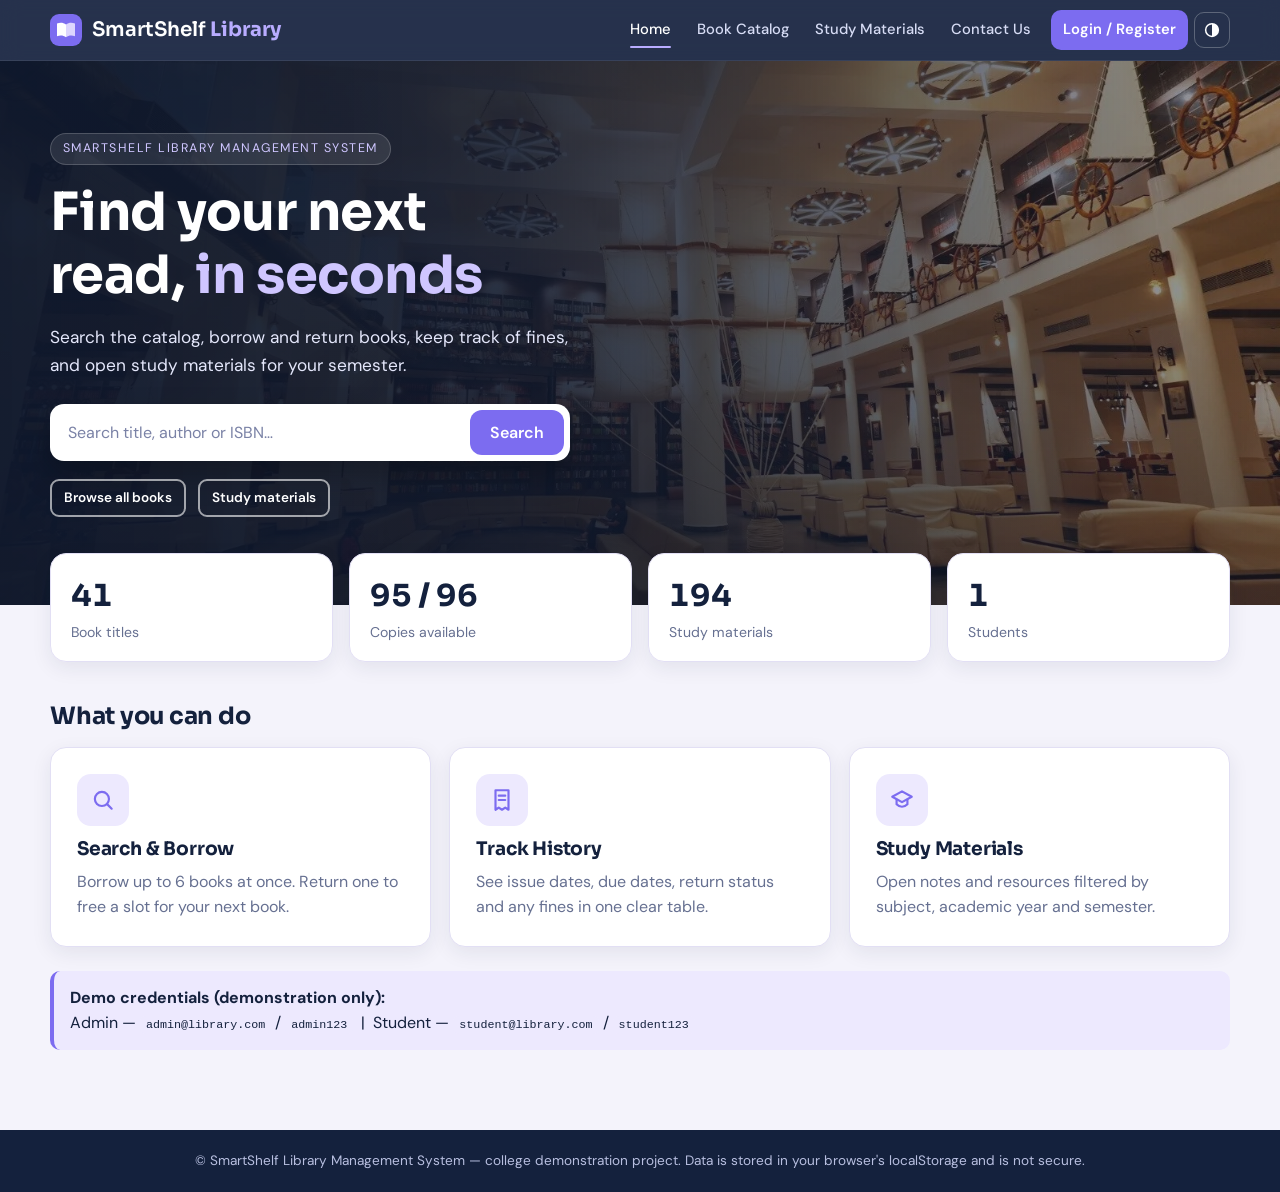
<file: index.html>
<!DOCTYPE html>
<html lang="en">
<head>
  <meta charset="UTF-8" />
  <meta name="viewport" content="width=device-width, initial-scale=1.0" />
  <title>SmartShelf Library Management System</title>
  <link rel="preconnect" href="https://fonts.googleapis.com" />
  <link rel="preconnect" href="https://fonts.gstatic.com" crossorigin />
  <link href="https://fonts.googleapis.com/css2?family=DM+Sans:wght@400;500;600;700&family=Sora:wght@500;600;700&display=swap" rel="stylesheet" />
  <link rel="stylesheet" href="style.css" />
</head>
<body>

  <!-- ========== HEADER / NAVIGATION ========== -->
  <header class="site-header">
    <div class="container header-inner">
      <a href="#" class="brand" data-page="home">
        <svg class="logo" viewBox="0 0 32 32" width="32" height="32" aria-hidden="true"><rect width="32" height="32" rx="9" fill="#7c6cf0"/><path d="M7 9.5c3.2-1.3 6.3-1 9 .9v12.8c-2.7-1.9-5.8-2.2-9-.9z" fill="#fff"/><path d="M25 9.5c-3.2-1.3-6.3-1-9 .9v12.8c2.7-1.9 5.8-2.2 9-.9z" fill="#ddd6fe"/></svg>
        <span>SmartShelf <b>Library</b></span></a>
      <button class="menu-toggle" id="menuToggle" aria-label="Toggle menu">☰</button>
      <nav class="main-nav" id="mainNav">
        <a href="#" data-page="home">Home</a>
        <a href="#" data-page="catalog">Book Catalog</a>
        <a href="#" data-page="materials">Study Materials</a>
        <a href="#" data-page="history" id="navHistory" hidden>My Borrowing</a>
        <a href="#" data-page="profile" id="navProfile" hidden>My Profile</a>
        <a href="#" data-page="admin" id="navAdmin" hidden>Admin Dashboard</a>
        <a href="#" data-page="contact">Contact Us</a>
        <a href="#" data-page="auth" id="navLogin" class="nav-cta">Login / Register</a>
        <button class="icon-btn" id="themeToggle" type="button" aria-label="Switch light or dark theme" title="Switch theme"><svg viewBox="0 0 24 24" width="18" height="18" aria-hidden="true"><circle cx="12" cy="12" r="8.5" fill="none" stroke="currentColor" stroke-width="2"/><path d="M12 3.5a8.5 8.5 0 0 1 0 17z" fill="currentColor"/></svg></button>
        <button class="btn btn-outline-light btn-sm" id="logoutBtn" hidden>Logout (<span id="navUserName"></span>)</button>
      </nav>
    </div>
  </header>

  <main>

    <!-- ========== HOME ========== -->
    <section class="page active" id="page-home">
      <div class="hero">
        <div class="container hero-inner">
          <div>
            <span class="eyebrow">SmartShelf Library Management System</span>
            <h1>Find your next read, <span>in seconds</span></h1>
            <p>Search the catalog, borrow and return books, keep track of fines, and open study materials for your semester.</p>
            <form class="hero-search" id="heroSearch" role="search">
              <input type="search" id="heroQuery" placeholder="Search title, author or ISBN…" aria-label="Search books" />
              <button class="btn btn-primary" type="submit">Search</button>
            </form>
            <div class="hero-actions">
              <button class="btn btn-ghost btn-sm" data-page="catalog">Browse all books</button>
              <button class="btn btn-ghost btn-sm" data-page="materials">Study materials</button>
            </div>
          </div>
        </div>
      </div>
      <div class="container">
        <div class="stats-grid" id="homeStats"></div>
        <h2 class="section-title">What you can do</h2>
        <div class="feature-grid">
          <div class="card feature"><div class="icon"><svg viewBox="0 0 24 24" width="26" height="26" fill="none" stroke="currentColor" stroke-width="2" stroke-linecap="round" stroke-linejoin="round"><circle cx="11" cy="11" r="6.5"/><path d="M20 20l-4.2-4.2"/></svg></div><h3>Search &amp; Borrow</h3><p>Borrow up to 6 books at once. Return one to free a slot for your next book.</p></div>
          <div class="card feature"><div class="icon"><svg viewBox="0 0 24 24" width="26" height="26" fill="none" stroke="currentColor" stroke-width="2" stroke-linecap="round" stroke-linejoin="round"><path d="M6 3h12v18l-3-2-3 2-3-2-3 2z"/><path d="M9 8h6M9 12h6"/></svg></div><h3>Track History</h3><p>See issue dates, due dates, return status and any fines in one clear table.</p></div>
          <div class="card feature"><div class="icon"><svg viewBox="0 0 24 24" width="26" height="26" fill="none" stroke="currentColor" stroke-width="2" stroke-linecap="round" stroke-linejoin="round"><path d="M3 9l9-5 9 5-9 5z"/><path d="M7 11.5V16c1.5 1.6 3.2 2.2 5 2.2s3.5-.6 5-2.2v-4.5"/></svg></div><h3>Study Materials</h3><p>Open notes and resources filtered by subject, academic year and semester.</p></div>
        </div>
        <div class="notice">
          <strong>Demo credentials (demonstration only):</strong><br />
          Admin — <code>admin@library.com</code> / <code>admin123</code> &nbsp;|&nbsp;
          Student — <code>student@library.com</code> / <code>student123</code>
        </div>
      </div>
    </section>

    <!-- ========== BOOK CATALOG ========== -->
    <section class="page" id="page-catalog">
      <div class="container">
        <h2 class="page-title">Book Catalog</h2>
        <p class="notice small" id="borrowLimitNotice" aria-live="polite" hidden></p>
        <div class="toolbar">
          <input type="search" id="bookSearch" placeholder="Search by title, author, category or ISBN…" />
          <select id="bookCategory"><option value="">All categories</option></select>
        </div>
        <div class="book-grid" id="bookGrid"></div>
      </div>
    </section>

    <!-- ========== STUDY MATERIALS ========== -->
    <section class="page" id="page-materials">
      <div class="container">
        <h2 class="page-title">Study Materials</h2>
        <div class="toolbar">
          <input type="search" id="matSearch" placeholder="Search by title or subject…" />
          <select id="matYear">
            <option value="">All years</option>
            <option value="1">Year 1</option><option value="2">Year 2</option>
            <option value="3">Year 3</option><option value="4">Year 4</option>
          </select>
          <select id="matSem">
            <option value="">All semesters</option>
            <option value="1">Semester 1</option><option value="2">Semester 2</option>
            <option value="3">Semester 3</option><option value="4">Semester 4</option>
            <option value="5">Semester 5</option><option value="6">Semester 6</option>
            <option value="7">Semester 7</option><option value="8">Semester 8</option>
          </select>
        </div>
        <div class="book-grid" id="materialGrid"></div>
      </div>
    </section>

    <!-- ========== MY BORROWING HISTORY ========== -->
    <section class="page" id="page-history">
      <div class="container">
        <h2 class="page-title">My Borrowing History</h2>
        <div class="stats-grid" id="historyStats"></div>
        <div class="card">
          <div class="table-wrap">
            <table>
              <thead>
                <tr><th>Book</th><th>Issued</th><th>Expected Return</th><th>Returned</th><th>Status</th><th>Fine</th></tr>
              </thead>
              <tbody id="historyBody"></tbody>
            </table>
          </div>
        </div>
        <div class="notice" id="fineRuleNote"></div>
      </div>
    </section>

    <!-- ========== MY PROFILE ========== -->
    <section class="page" id="page-profile">
      <div class="container narrow">
        <h2 class="page-title">My Profile</h2>
        <div class="card pad">
          <div class="avatar" id="profileAvatar">?</div>
          <form id="profileForm" novalidate>
            <label for="profName">Name</label>
            <input type="text" id="profName" />
            <label for="profEmail">Email</label>
            <input type="email" id="profEmail" disabled />
            <label for="profRole">Account role</label>
            <input type="text" id="profRole" disabled />
            <button class="btn btn-primary" type="submit">Update Name</button>
          </form>
        </div>
      </div>
    </section>

    <!-- ========== ADMIN DASHBOARD ========== -->
    <section class="page" id="page-admin">
      <div class="container">
        <h2 class="page-title">Admin Dashboard</h2>
        <div class="tabs" id="adminTabs">
          <button class="tab active" data-tab="overview">Overview</button>
          <button class="tab" data-tab="books">Book Inventory</button>
          <button class="tab" data-tab="issue">Issue &amp; Return</button>
          <button class="tab" data-tab="fines">Fines</button>
          <button class="tab" data-tab="materials">Study Materials</button>
          <button class="tab" data-tab="users">Users</button>
          <button class="tab" data-tab="messages">Messages</button>
        </div>

        <!-- Overview -->
        <div class="tab-pane active" id="tab-overview">
          <div class="stats-grid" id="adminStats"></div>
          <div class="card pad">
            <h3>Recent borrowing activity</h3>
            <ul class="activity" id="recentActivity"></ul>
          </div>
          <div class="card pad">
            <h3>Demo data</h3>
            <p class="muted">Restore the original sample books, materials, users and records.</p>
            <button class="btn btn-danger" id="resetDataBtn">Reset demo data</button>
          </div>
        </div>

        <!-- Book inventory -->
        <div class="tab-pane" id="tab-books">
          <div class="pane-head"><h3>Book Inventory</h3><button class="btn btn-primary" id="addBookBtn">+ Add Book</button></div>
          <div class="card"><div class="table-wrap">
            <table>
              <thead><tr><th>Title / Author</th><th>Category</th><th>ISBN</th><th>Total</th><th>Issued</th><th>Available</th><th>Actions</th></tr></thead>
              <tbody id="adminBooksBody"></tbody>
            </table>
          </div></div>
        </div>

        <!-- Issue / return -->
        <div class="tab-pane" id="tab-issue">
          <div class="card pad">
            <h3>Issue a book</h3>
            <form id="issueForm" class="inline-form" novalidate>
              <div><label for="issueEmail">Student email</label><input type="email" id="issueEmail" placeholder="student@library.com" /></div>
              <div><label for="issueBook">Book</label><select id="issueBook"></select></div>
              <div><button class="btn btn-primary" type="submit">Issue Book</button></div>
            </form>
            <p class="muted">Issue date is today; expected return is 14 days later.</p>
          </div>
          <div class="card"><div class="table-wrap">
            <table>
              <thead><tr><th>Student</th><th>Book</th><th>Issued</th><th>Due</th><th>Returned</th><th>Status</th><th>Action</th></tr></thead>
              <tbody id="adminRecordsBody"></tbody>
            </table>
          </div></div>
        </div>

        <!-- Fines -->
        <div class="tab-pane" id="tab-fines">
          <div class="card pad">
            <h3>Fine settings</h3>
            <form id="rateForm" class="inline-form" novalidate>
              <div><label for="fineRate">Fine per overdue day (₹)</label><input type="number" id="fineRate" min="0" step="1" /></div>
              <div><button class="btn btn-primary" type="submit">Save Rate</button></div>
            </form>
            <p class="muted">Changing the rate affects books still issued. Returned books keep the rate used when they were returned.</p>
          </div>
          <div class="stats-grid" id="fineStats"></div>
          <div class="card"><div class="table-wrap">
            <table>
              <thead><tr><th>Student</th><th>Book</th><th>Status</th><th>Calculation</th><th>Fine</th><th>Payment</th></tr></thead>
              <tbody id="adminFinesBody"></tbody>
            </table>
          </div></div>
        </div>

        <!-- Study materials -->
        <div class="tab-pane" id="tab-materials">
          <div class="pane-head"><h3>Study Materials</h3><button class="btn btn-primary" id="addMaterialBtn">+ Add Material</button></div>
          <div class="card"><div class="table-wrap">
            <table>
              <thead><tr><th>Title</th><th>Subject</th><th>Year</th><th>Sem</th><th>URL</th><th>Actions</th></tr></thead>
              <tbody id="adminMaterialsBody"></tbody>
            </table>
          </div></div>
        </div>

        <!-- Users -->
        <div class="tab-pane" id="tab-users">
          <h3>Registered Users</h3>
          <div class="card"><div class="table-wrap">
            <table>
              <thead><tr><th>Name</th><th>Email</th><th>Role</th><th>Active loans</th></tr></thead>
              <tbody id="adminUsersBody"></tbody>
            </table>
          </div></div>
        </div>

        <!-- Messages -->
        <div class="tab-pane" id="tab-messages">
          <h3>Contact Messages (stored locally)</h3>
          <div id="adminMessages"></div>
        </div>
      </div>
    </section>

    <!-- ========== CONTACT ========== -->
    <section class="page" id="page-contact">
      <div class="container narrow">
        <h2 class="page-title">Contact Us</h2>
        <div class="card pad">
          <form id="contactForm" novalidate>
            <label for="cName">Name</label>
            <input type="text" id="cName" />
            <label for="cEmail">Email</label>
            <input type="email" id="cEmail" />
            <label for="cSubject">Subject</label>
            <input type="text" id="cSubject" />
            <label for="cMessage">Message</label>
            <textarea id="cMessage" rows="5"></textarea>
            <button class="btn btn-primary" type="submit">Submit</button>
          </form>
          <p class="muted small">Demo notice: messages are saved only in this browser's localStorage. No email is sent.</p>
        </div>
      </div>
    </section>

    <!-- ========== LOGIN / REGISTER ========== -->
    <section class="page" id="page-auth">
      <div class="container narrow">
        <div class="card pad">
          <div class="tabs">
            <button class="tab active" data-auth="login">Login</button>
            <button class="tab" data-auth="register">Register</button>
          </div>

          <form id="loginForm" novalidate>
            <label for="loginEmail">Email</label>
            <input type="email" id="loginEmail" autocomplete="username" />
            <label for="loginPassword">Password</label>
            <input type="password" id="loginPassword" autocomplete="current-password" />
            <button class="btn btn-primary block" type="submit">Log In</button>
            <div class="notice small">
              <strong>Demonstration credentials only</strong><br />
              Admin: admin@library.com / admin123<br />
              Student: student@library.com / student123
            </div>
          </form>

          <form id="registerForm" novalidate hidden>
            <label for="regName">Full name</label>
            <input type="text" id="regName" />
            <label for="regEmail">Email</label>
            <input type="email" id="regEmail" />
            <label for="regPassword">Password (min 6 characters)</label>
            <input type="password" id="regPassword" autocomplete="new-password" />
            <button class="btn btn-primary block" type="submit">Create Account</button>
            <p class="muted small">Demo only — do not use a real password.</p>
          </form>
        </div>
      </div>
    </section>
  </main>

  <footer class="site-footer">
    <div class="container">© SmartShelf Library Management System — college demonstration project. Data is stored in your browser's localStorage and is not secure.</div>
  </footer>

  <!-- ========== BOOK MODAL ========== -->
  <div class="modal" id="bookModal" hidden>
    <div class="modal-box">
      <h3 id="bookModalTitle">Add Book</h3>
      <form id="bookForm" novalidate>
        <input type="hidden" id="bookId" />
        <label for="bTitle">Title</label><input type="text" id="bTitle" />
        <label for="bAuthor">Author</label><input type="text" id="bAuthor" />
        <label for="bCategory">Category</label><input type="text" id="bCategory" list="categoryList" />
        <datalist id="categoryList"></datalist>
        <label for="bIsbn">ISBN (10 or 13 digits)</label><input type="text" id="bIsbn" />
        <label for="bDesc">Description</label><textarea id="bDesc" rows="3"></textarea>
        <label for="bTotal">Total copies</label><input type="number" id="bTotal" min="1" step="1" />
        <div class="modal-actions">
          <button type="button" class="btn btn-secondary" data-close="bookModal">Cancel</button>
          <button type="submit" class="btn btn-primary">Save Book</button>
        </div>
      </form>
    </div>
  </div>

  <!-- ========== MATERIAL MODAL ========== -->
  <div class="modal" id="materialModal" hidden>
    <div class="modal-box">
      <h3 id="materialModalTitle">Add Study Material</h3>
      <form id="materialForm" novalidate>
        <input type="hidden" id="mId" />
        <label for="mTitle">Title</label><input type="text" id="mTitle" />
        <label for="mSubject">Subject</label><input type="text" id="mSubject" />
        <label for="mYear">Academic year</label>
        <select id="mYear"><option value="1">Year 1</option><option value="2">Year 2</option><option value="3">Year 3</option><option value="4">Year 4</option></select>
        <label for="mSem">Semester</label>
        <select id="mSem">
          <option value="1">Semester 1</option><option value="2">Semester 2</option><option value="3">Semester 3</option><option value="4">Semester 4</option>
          <option value="5">Semester 5</option><option value="6">Semester 6</option><option value="7">Semester 7</option><option value="8">Semester 8</option>
        </select>
        <label for="mUrl">Resource URL (http:// or https://)</label><input type="url" id="mUrl" placeholder="https://…" />
        <div class="modal-actions">
          <button type="button" class="btn btn-secondary" data-close="materialModal">Cancel</button>
          <button type="submit" class="btn btn-primary">Save Material</button>
        </div>
      </form>
    </div>
  </div>

  <!-- ========== CONFIRM MODAL ========== -->
  <div class="modal" id="confirmModal" hidden>
    <div class="modal-box">
      <h3>Please confirm</h3>
      <p id="confirmText"></p>
      <div class="modal-actions">
        <button type="button" class="btn btn-secondary" data-close="confirmModal">Cancel</button>
        <button type="button" class="btn btn-danger" id="confirmYes">Yes, continue</button>
      </div>
    </div>
  </div>

  <!-- ========== TOASTS ========== -->
  <div class="toast-container" id="toastBox" aria-live="polite"></div>

  <script src="script.js"></script>
</body>
</html>
</file>
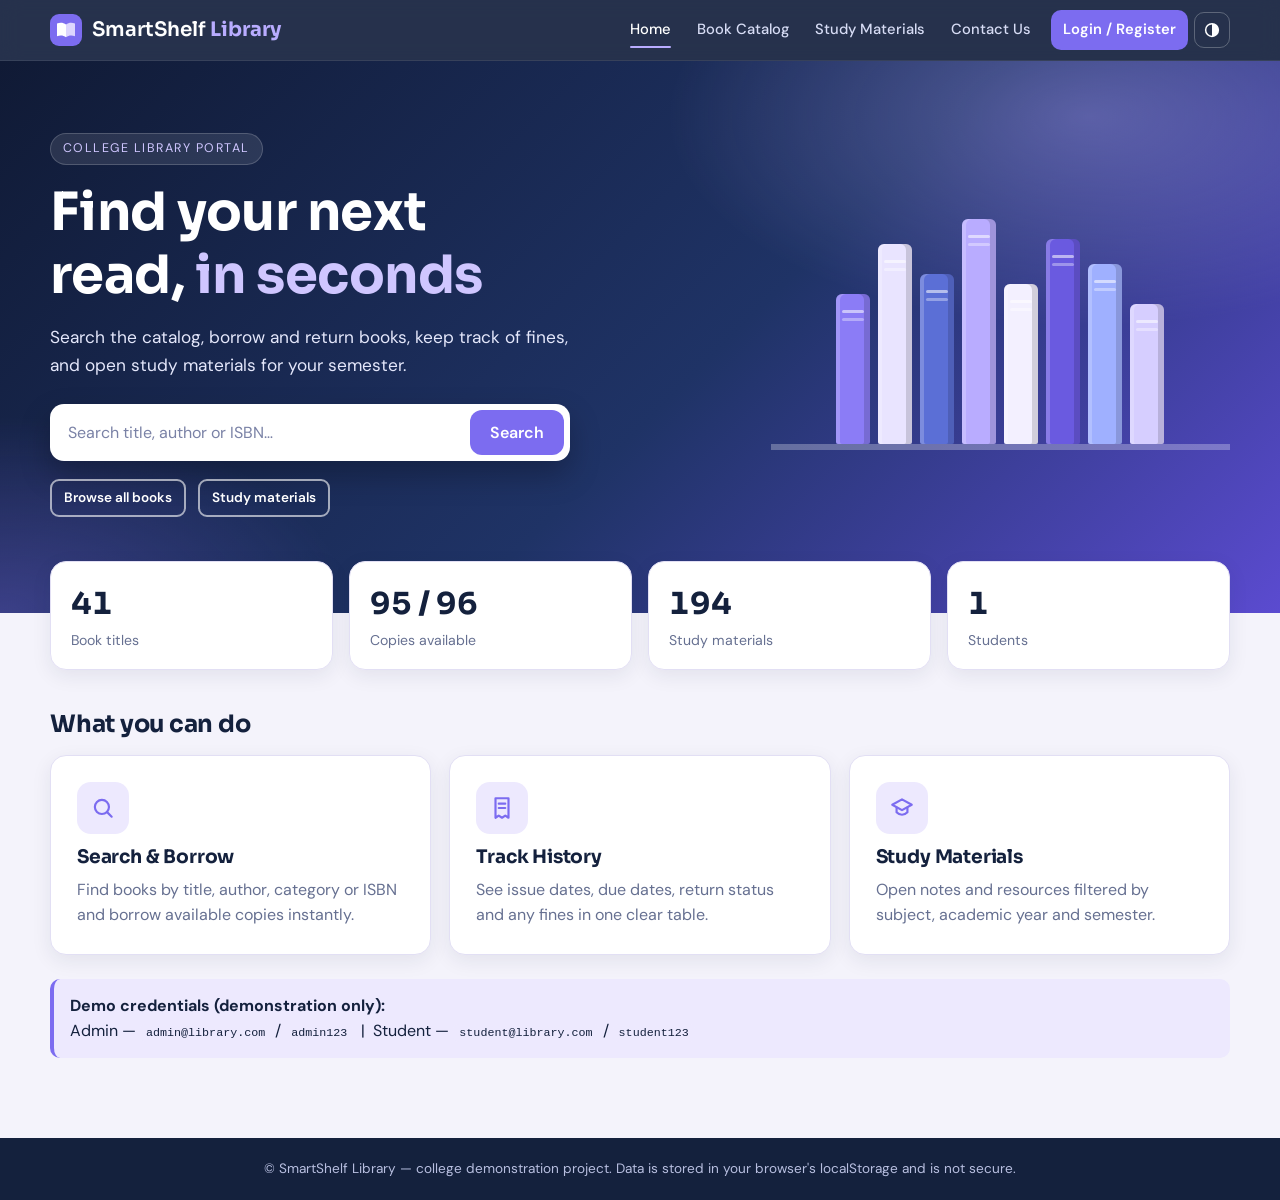
<file: index (2).html>
<!DOCTYPE html>
<html lang="en">
<head>
  <meta charset="UTF-8" />
  <meta name="viewport" content="width=device-width, initial-scale=1.0" />
  <title>SmartShelf Library – College Library Management System</title>
  <link rel="preconnect" href="https://fonts.googleapis.com" />
  <link rel="preconnect" href="https://fonts.gstatic.com" crossorigin />
  <link href="https://fonts.googleapis.com/css2?family=DM+Sans:wght@400;500;600;700&family=Sora:wght@500;600;700&display=swap" rel="stylesheet" />
  <link rel="stylesheet" href="style (2).css" />
</head>
<body>

  <!-- ========== HEADER / NAVIGATION ========== -->
  <header class="site-header">
    <div class="container header-inner">
      <a href="#" class="brand" data-page="home">
        <svg class="logo" viewBox="0 0 32 32" width="32" height="32" aria-hidden="true"><rect width="32" height="32" rx="9" fill="#7c6cf0"/><path d="M7 9.5c3.2-1.3 6.3-1 9 .9v12.8c-2.7-1.9-5.8-2.2-9-.9z" fill="#fff"/><path d="M25 9.5c-3.2-1.3-6.3-1-9 .9v12.8c2.7-1.9 5.8-2.2 9-.9z" fill="#ddd6fe"/></svg>
        <span>SmartShelf <b>Library</b></span></a>
      <button class="menu-toggle" id="menuToggle" aria-label="Toggle menu">☰</button>
      <nav class="main-nav" id="mainNav">
        <a href="#" data-page="home">Home</a>
        <a href="#" data-page="catalog">Book Catalog</a>
        <a href="#" data-page="materials">Study Materials</a>
        <a href="#" data-page="history" id="navHistory" hidden>My Borrowing</a>
        <a href="#" data-page="profile" id="navProfile" hidden>My Profile</a>
        <a href="#" data-page="admin" id="navAdmin" hidden>Admin Dashboard</a>
        <a href="#" data-page="contact">Contact Us</a>
        <a href="#" data-page="auth" id="navLogin" class="nav-cta">Login / Register</a>
        <button class="icon-btn" id="themeToggle" type="button" aria-label="Switch light or dark theme" title="Switch theme"><svg viewBox="0 0 24 24" width="18" height="18" aria-hidden="true"><circle cx="12" cy="12" r="8.5" fill="none" stroke="currentColor" stroke-width="2"/><path d="M12 3.5a8.5 8.5 0 0 1 0 17z" fill="currentColor"/></svg></button>
        <button class="btn btn-outline-light btn-sm" id="logoutBtn" hidden>Logout (<span id="navUserName"></span>)</button>
      </nav>
    </div>
  </header>

  <main>

    <!-- ========== HOME ========== -->
    <section class="page active" id="page-home">
      <div class="hero">
        <div class="container hero-inner">
          <div>
            <span class="eyebrow">College Library Portal</span>
            <h1>Find your next read, <span>in seconds</span></h1>
            <p>Search the catalog, borrow and return books, keep track of fines, and open study materials for your semester.</p>
            <form class="hero-search" id="heroSearch" role="search">
              <input type="search" id="heroQuery" placeholder="Search title, author or ISBN…" aria-label="Search books" />
              <button class="btn btn-primary" type="submit">Search</button>
            </form>
            <div class="hero-actions">
              <button class="btn btn-ghost btn-sm" data-page="catalog">Browse all books</button>
              <button class="btn btn-ghost btn-sm" data-page="materials">Study materials</button>
            </div>
          </div>
          <div class="shelf" aria-hidden="true">
            <span style="--h:150px;--c:#8b7cf6;--d:0"></span><span style="--h:200px;--c:#e9e4ff;--d:1"></span>
            <span style="--h:170px;--c:#5b6fd6;--d:2"></span><span style="--h:225px;--c:#b9acff;--d:3"></span>
            <span style="--h:160px;--c:#f3f0ff;--d:4"></span><span style="--h:205px;--c:#6a5ae0;--d:5"></span>
            <span style="--h:180px;--c:#9fb0ff;--d:6"></span><span style="--h:140px;--c:#d6ceff;--d:7"></span>
          </div>
        </div>
      </div>
      <div class="container">
        <div class="stats-grid" id="homeStats"></div>
        <h2 class="section-title">What you can do</h2>
        <div class="feature-grid">
          <div class="card feature"><div class="icon"><svg viewBox="0 0 24 24" width="26" height="26" fill="none" stroke="currentColor" stroke-width="2" stroke-linecap="round" stroke-linejoin="round"><circle cx="11" cy="11" r="6.5"/><path d="M20 20l-4.2-4.2"/></svg></div><h3>Search &amp; Borrow</h3><p>Find books by title, author, category or ISBN and borrow available copies instantly.</p></div>
          <div class="card feature"><div class="icon"><svg viewBox="0 0 24 24" width="26" height="26" fill="none" stroke="currentColor" stroke-width="2" stroke-linecap="round" stroke-linejoin="round"><path d="M6 3h12v18l-3-2-3 2-3-2-3 2z"/><path d="M9 8h6M9 12h6"/></svg></div><h3>Track History</h3><p>See issue dates, due dates, return status and any fines in one clear table.</p></div>
          <div class="card feature"><div class="icon"><svg viewBox="0 0 24 24" width="26" height="26" fill="none" stroke="currentColor" stroke-width="2" stroke-linecap="round" stroke-linejoin="round"><path d="M3 9l9-5 9 5-9 5z"/><path d="M7 11.5V16c1.5 1.6 3.2 2.2 5 2.2s3.5-.6 5-2.2v-4.5"/></svg></div><h3>Study Materials</h3><p>Open notes and resources filtered by subject, academic year and semester.</p></div>
        </div>
        <div class="notice">
          <strong>Demo credentials (demonstration only):</strong><br />
          Admin — <code>admin@library.com</code> / <code>admin123</code> &nbsp;|&nbsp;
          Student — <code>student@library.com</code> / <code>student123</code>
        </div>
      </div>
    </section>

    <!-- ========== BOOK CATALOG ========== -->
    <section class="page" id="page-catalog">
      <div class="container">
        <h2 class="page-title">Book Catalog</h2>
        <div class="toolbar">
          <input type="search" id="bookSearch" placeholder="Search by title, author, category or ISBN…" />
          <select id="bookCategory"><option value="">All categories</option></select>
        </div>
        <div class="book-grid" id="bookGrid"></div>
      </div>
    </section>

    <!-- ========== STUDY MATERIALS ========== -->
    <section class="page" id="page-materials">
      <div class="container">
        <h2 class="page-title">Study Materials</h2>
        <div class="toolbar">
          <input type="search" id="matSearch" placeholder="Search by title or subject…" />
          <select id="matYear">
            <option value="">All years</option>
            <option value="1">Year 1</option><option value="2">Year 2</option>
            <option value="3">Year 3</option><option value="4">Year 4</option>
          </select>
          <select id="matSem">
            <option value="">All semesters</option>
            <option value="1">Semester 1</option><option value="2">Semester 2</option>
            <option value="3">Semester 3</option><option value="4">Semester 4</option>
            <option value="5">Semester 5</option><option value="6">Semester 6</option>
            <option value="7">Semester 7</option><option value="8">Semester 8</option>
          </select>
        </div>
        <div class="book-grid" id="materialGrid"></div>
      </div>
    </section>

    <!-- ========== MY BORROWING HISTORY ========== -->
    <section class="page" id="page-history">
      <div class="container">
        <h2 class="page-title">My Borrowing History</h2>
        <div class="stats-grid" id="historyStats"></div>
        <div class="card">
          <div class="table-wrap">
            <table>
              <thead>
                <tr><th>Book</th><th>Issued</th><th>Expected Return</th><th>Returned</th><th>Status</th><th>Fine</th></tr>
              </thead>
              <tbody id="historyBody"></tbody>
            </table>
          </div>
        </div>
        <div class="notice" id="fineRuleNote"></div>
      </div>
    </section>

    <!-- ========== MY PROFILE ========== -->
    <section class="page" id="page-profile">
      <div class="container narrow">
        <h2 class="page-title">My Profile</h2>
        <div class="card pad">
          <div class="avatar" id="profileAvatar">?</div>
          <form id="profileForm" novalidate>
            <label for="profName">Name</label>
            <input type="text" id="profName" />
            <label for="profEmail">Email</label>
            <input type="email" id="profEmail" disabled />
            <label for="profRole">Account role</label>
            <input type="text" id="profRole" disabled />
            <button class="btn btn-primary" type="submit">Update Name</button>
          </form>
        </div>
      </div>
    </section>

    <!-- ========== ADMIN DASHBOARD ========== -->
    <section class="page" id="page-admin">
      <div class="container">
        <h2 class="page-title">Admin Dashboard</h2>
        <div class="tabs" id="adminTabs">
          <button class="tab active" data-tab="overview">Overview</button>
          <button class="tab" data-tab="books">Book Inventory</button>
          <button class="tab" data-tab="issue">Issue &amp; Return</button>
          <button class="tab" data-tab="fines">Fines</button>
          <button class="tab" data-tab="materials">Study Materials</button>
          <button class="tab" data-tab="users">Users</button>
          <button class="tab" data-tab="messages">Messages</button>
        </div>

        <!-- Overview -->
        <div class="tab-pane active" id="tab-overview">
          <div class="stats-grid" id="adminStats"></div>
          <div class="card pad">
            <h3>Recent borrowing activity</h3>
            <ul class="activity" id="recentActivity"></ul>
          </div>
          <div class="card pad">
            <h3>Demo data</h3>
            <p class="muted">Restore the original sample books, materials, users and records.</p>
            <button class="btn btn-danger" id="resetDataBtn">Reset demo data</button>
          </div>
        </div>

        <!-- Book inventory -->
        <div class="tab-pane" id="tab-books">
          <div class="pane-head"><h3>Book Inventory</h3><button class="btn btn-primary" id="addBookBtn">+ Add Book</button></div>
          <div class="card"><div class="table-wrap">
            <table>
              <thead><tr><th>Title / Author</th><th>Category</th><th>ISBN</th><th>Total</th><th>Issued</th><th>Available</th><th>Actions</th></tr></thead>
              <tbody id="adminBooksBody"></tbody>
            </table>
          </div></div>
        </div>

        <!-- Issue / return -->
        <div class="tab-pane" id="tab-issue">
          <div class="card pad">
            <h3>Issue a book</h3>
            <form id="issueForm" class="inline-form" novalidate>
              <div><label for="issueEmail">Student email</label><input type="email" id="issueEmail" placeholder="student@library.com" /></div>
              <div><label for="issueBook">Book</label><select id="issueBook"></select></div>
              <div><button class="btn btn-primary" type="submit">Issue Book</button></div>
            </form>
            <p class="muted">Issue date is today; expected return is 14 days later.</p>
          </div>
          <div class="card"><div class="table-wrap">
            <table>
              <thead><tr><th>Student</th><th>Book</th><th>Issued</th><th>Due</th><th>Returned</th><th>Status</th><th>Action</th></tr></thead>
              <tbody id="adminRecordsBody"></tbody>
            </table>
          </div></div>
        </div>

        <!-- Fines -->
        <div class="tab-pane" id="tab-fines">
          <div class="card pad">
            <h3>Fine settings</h3>
            <form id="rateForm" class="inline-form" novalidate>
              <div><label for="fineRate">Fine per overdue day (₹)</label><input type="number" id="fineRate" min="0" step="1" /></div>
              <div><button class="btn btn-primary" type="submit">Save Rate</button></div>
            </form>
            <p class="muted">Changing the rate affects books still issued. Returned books keep the rate used when they were returned.</p>
          </div>
          <div class="stats-grid" id="fineStats"></div>
          <div class="card"><div class="table-wrap">
            <table>
              <thead><tr><th>Student</th><th>Book</th><th>Status</th><th>Calculation</th><th>Fine</th><th>Payment</th></tr></thead>
              <tbody id="adminFinesBody"></tbody>
            </table>
          </div></div>
        </div>

        <!-- Study materials -->
        <div class="tab-pane" id="tab-materials">
          <div class="pane-head"><h3>Study Materials</h3><button class="btn btn-primary" id="addMaterialBtn">+ Add Material</button></div>
          <div class="card"><div class="table-wrap">
            <table>
              <thead><tr><th>Title</th><th>Subject</th><th>Year</th><th>Sem</th><th>URL</th><th>Actions</th></tr></thead>
              <tbody id="adminMaterialsBody"></tbody>
            </table>
          </div></div>
        </div>

        <!-- Users -->
        <div class="tab-pane" id="tab-users">
          <h3>Registered Users</h3>
          <div class="card"><div class="table-wrap">
            <table>
              <thead><tr><th>Name</th><th>Email</th><th>Role</th><th>Active loans</th></tr></thead>
              <tbody id="adminUsersBody"></tbody>
            </table>
          </div></div>
        </div>

        <!-- Messages -->
        <div class="tab-pane" id="tab-messages">
          <h3>Contact Messages (stored locally)</h3>
          <div id="adminMessages"></div>
        </div>
      </div>
    </section>

    <!-- ========== CONTACT ========== -->
    <section class="page" id="page-contact">
      <div class="container narrow">
        <h2 class="page-title">Contact Us</h2>
        <div class="card pad">
          <form id="contactForm" novalidate>
            <label for="cName">Name</label>
            <input type="text" id="cName" />
            <label for="cEmail">Email</label>
            <input type="email" id="cEmail" />
            <label for="cSubject">Subject</label>
            <input type="text" id="cSubject" />
            <label for="cMessage">Message</label>
            <textarea id="cMessage" rows="5"></textarea>
            <button class="btn btn-primary" type="submit">Submit</button>
          </form>
          <p class="muted small">Demo notice: messages are saved only in this browser's localStorage. No email is sent.</p>
        </div>
      </div>
    </section>

    <!-- ========== LOGIN / REGISTER ========== -->
    <section class="page" id="page-auth">
      <div class="container narrow">
        <div class="card pad">
          <div class="tabs">
            <button class="tab active" data-auth="login">Login</button>
            <button class="tab" data-auth="register">Register</button>
          </div>

          <form id="loginForm" novalidate>
            <label for="loginEmail">Email</label>
            <input type="email" id="loginEmail" autocomplete="username" />
            <label for="loginPassword">Password</label>
            <input type="password" id="loginPassword" autocomplete="current-password" />
            <button class="btn btn-primary block" type="submit">Log In</button>
            <div class="notice small">
              <strong>Demonstration credentials only</strong><br />
              Admin: admin@library.com / admin123<br />
              Student: student@library.com / student123
            </div>
          </form>

          <form id="registerForm" novalidate hidden>
            <label for="regName">Full name</label>
            <input type="text" id="regName" />
            <label for="regEmail">Email</label>
            <input type="email" id="regEmail" />
            <label for="regPassword">Password (min 6 characters)</label>
            <input type="password" id="regPassword" autocomplete="new-password" />
            <button class="btn btn-primary block" type="submit">Create Account</button>
            <p class="muted small">Demo only — do not use a real password.</p>
          </form>
        </div>
      </div>
    </section>
  </main>

  <footer class="site-footer">
    <div class="container">© SmartShelf Library — college demonstration project. Data is stored in your browser's localStorage and is not secure.</div>
  </footer>

  <!-- ========== BOOK MODAL ========== -->
  <div class="modal" id="bookModal" hidden>
    <div class="modal-box">
      <h3 id="bookModalTitle">Add Book</h3>
      <form id="bookForm" novalidate>
        <input type="hidden" id="bookId" />
        <label for="bTitle">Title</label><input type="text" id="bTitle" />
        <label for="bAuthor">Author</label><input type="text" id="bAuthor" />
        <label for="bCategory">Category</label><input type="text" id="bCategory" list="categoryList" />
        <datalist id="categoryList"></datalist>
        <label for="bIsbn">ISBN (10 or 13 digits)</label><input type="text" id="bIsbn" />
        <label for="bDesc">Description</label><textarea id="bDesc" rows="3"></textarea>
        <label for="bTotal">Total copies</label><input type="number" id="bTotal" min="1" step="1" />
        <div class="modal-actions">
          <button type="button" class="btn btn-secondary" data-close="bookModal">Cancel</button>
          <button type="submit" class="btn btn-primary">Save Book</button>
        </div>
      </form>
    </div>
  </div>

  <!-- ========== MATERIAL MODAL ========== -->
  <div class="modal" id="materialModal" hidden>
    <div class="modal-box">
      <h3 id="materialModalTitle">Add Study Material</h3>
      <form id="materialForm" novalidate>
        <input type="hidden" id="mId" />
        <label for="mTitle">Title</label><input type="text" id="mTitle" />
        <label for="mSubject">Subject</label><input type="text" id="mSubject" />
        <label for="mYear">Academic year</label>
        <select id="mYear"><option value="1">Year 1</option><option value="2">Year 2</option><option value="3">Year 3</option><option value="4">Year 4</option></select>
        <label for="mSem">Semester</label>
        <select id="mSem">
          <option value="1">Semester 1</option><option value="2">Semester 2</option><option value="3">Semester 3</option><option value="4">Semester 4</option>
          <option value="5">Semester 5</option><option value="6">Semester 6</option><option value="7">Semester 7</option><option value="8">Semester 8</option>
        </select>
        <label for="mUrl">Resource URL (http:// or https://)</label><input type="url" id="mUrl" placeholder="https://…" />
        <div class="modal-actions">
          <button type="button" class="btn btn-secondary" data-close="materialModal">Cancel</button>
          <button type="submit" class="btn btn-primary">Save Material</button>
        </div>
      </form>
    </div>
  </div>

  <!-- ========== CONFIRM MODAL ========== -->
  <div class="modal" id="confirmModal" hidden>
    <div class="modal-box">
      <h3>Please confirm</h3>
      <p id="confirmText"></p>
      <div class="modal-actions">
        <button type="button" class="btn btn-secondary" data-close="confirmModal">Cancel</button>
        <button type="button" class="btn btn-danger" id="confirmYes">Yes, continue</button>
      </div>
    </div>
  </div>

  <!-- ========== TOASTS ========== -->
  <div class="toast-container" id="toastBox" aria-live="polite"></div>

  <script src="script (1).js"></script>
</body>
</html>
</file>
<file: style.css>
/* ===== CampusLib styles: navy, white and light purple (with dark mode) ===== */
:root {
  color-scheme: light;
  --font-display: "Sora", "Segoe UI", system-ui, sans-serif;
  --font-body: "DM Sans", "Segoe UI", system-ui, -apple-system, Roboto, Arial, sans-serif;
  --bg: #f4f3fb;
  --surface: #ffffff;
  --tint: #ede9fe;
  --tint-2: #f8f7ff;
  --ink: #14213d;
  --text: #2a3150;
  --muted: #667091;
  --border: #e2dff4;
  --primary: #7c6cf0;
  --primary-strong: #6757dd;
  --on-primary: #ffffff;
  --navy: #14213d;
  --navy-2: #1f3366;
  --on-navy: #d7dcf5;
  --ok: #17835a; --ok-bg: #dcf5ea;
  --bad: #c93a46; --bad-bg: #fde3e5;
  --warn: #a8680b; --warn-bg: #fdefd6;
  --info: #3b3f8f; --info-bg: #ede9fe;
  --shadow: 0 6px 20px rgba(20, 33, 61, 0.08);
  --shadow-hover: 0 14px 30px rgba(20, 33, 61, 0.16);
  --radius: 16px;
}
@media (prefers-color-scheme: dark) {
  :root:not([data-theme="light"]) {
    color-scheme: dark;
    --bg: #0d1324; --surface: #161e38; --tint: #262b5c; --tint-2: #1b2445;
    --ink: #eef0ff; --text: #cfd4ee; --muted: #96a0c6; --border: #2a3560;
    --primary: #9486ff; --primary-strong: #a89cff; --on-primary: #0d1324;
    --ok: #4fd1a1; --ok-bg: #123a2e; --bad: #ff7b86; --bad-bg: #3d1b24;
    --warn: #f0b45a; --warn-bg: #3a2c12; --info: #c4bcff; --info-bg: #2a2d63;
    --shadow: 0 6px 20px rgba(0, 0, 0, 0.35); --shadow-hover: 0 14px 30px rgba(0, 0, 0, 0.5);
  }
}
:root[data-theme="dark"] {
  color-scheme: dark;
  --bg: #0d1324; --surface: #161e38; --tint: #262b5c; --tint-2: #1b2445;
  --ink: #eef0ff; --text: #cfd4ee; --muted: #96a0c6; --border: #2a3560;
  --primary: #9486ff; --primary-strong: #a89cff; --on-primary: #0d1324;
  --ok: #4fd1a1; --ok-bg: #123a2e; --bad: #ff7b86; --bad-bg: #3d1b24;
  --warn: #f0b45a; --warn-bg: #3a2c12; --info: #c4bcff; --info-bg: #2a2d63;
  --shadow: 0 6px 20px rgba(0, 0, 0, 0.35); --shadow-hover: 0 14px 30px rgba(0, 0, 0, 0.5);
}

* { box-sizing: border-box; }
html { scroll-behavior: smooth; }
body {
  margin: 0;
  font-family: var(--font-body);
  color: var(--text);
  background: var(--bg);
  line-height: 1.6;
  min-height: 100vh;
  display: flex;
  flex-direction: column;
  transition: background .3s, color .3s;
}
main { flex: 1; }
[hidden] { display: none !important; }
h1, h2, h3 { font-family: var(--font-display); line-height: 1.2; margin: 0 0 .5rem; color: var(--ink); text-wrap: balance; letter-spacing: -0.01em; }
code { background: var(--tint); color: var(--ink); padding: 2px 6px; border-radius: 6px; font-size: .9em; }
.container { width: min(1180px, calc(100% - 32px)); margin: 0 auto; }
.narrow { width: min(560px, calc(100% - 32px)); margin: 0 auto; }
.muted { color: var(--muted); }
.small { font-size: .85rem; }
:focus-visible { outline: 3px solid var(--primary); outline-offset: 2px; }

/* ---------- Header ---------- */
.site-header { background: rgba(20, 33, 61, .92); backdrop-filter: blur(10px); -webkit-backdrop-filter: blur(10px); position: sticky; top: env(safe-area-inset-top, 0px); z-index: 50; border-bottom: 1px solid rgba(255,255,255,.08); }
.header-inner { display: flex; align-items: center; justify-content: space-between; padding: 10px 0; gap: 12px; }
.brand { display: flex; align-items: center; gap: 10px; color: #fff; text-decoration: none; font-family: var(--font-display); font-size: 1.25rem; font-weight: 600; }
.brand b { color: #b9acff; font-weight: 700; }
.logo { flex: none; }
.main-nav { display: flex; align-items: center; gap: 2px; flex-wrap: wrap; }
.main-nav a {
  position: relative; color: var(--on-navy); text-decoration: none; padding: 8px 12px; border-radius: 10px;
  font-size: .92rem; font-weight: 500; transition: background .2s, color .2s;
}
.main-nav a:hover { background: rgba(255,255,255,.1); color: #fff; }
.main-nav a.active { color: #fff; }
.main-nav a.active::after { content: ""; position: absolute; left: 12px; right: 12px; bottom: 2px; height: 2px; border-radius: 2px; background: #b9acff; }
.main-nav a.nav-cta { background: var(--primary); color: var(--on-primary); font-weight: 600; margin-left: 6px; }
.main-nav a.nav-cta.active::after { display: none; }
.menu-toggle { display: none; background: none; border: 0; color: #fff; font-size: 1.6rem; cursor: pointer; padding: 4px 8px; }
.icon-btn { display: inline-grid; place-items: center; width: 36px; height: 36px; margin-left: 4px; border-radius: 10px; border: 1px solid rgba(255,255,255,.25); background: transparent; color: #fff; cursor: pointer; transition: background .2s, transform .2s; }
.icon-btn:hover { background: rgba(255,255,255,.12); transform: rotate(20deg); }

/* ---------- Hero ---------- */
.hero {
  position: relative; overflow: hidden; color: #fff; padding: 72px 0 88px;
  background:
    linear-gradient(90deg, rgba(14, 24, 45, .96) 0%, rgba(14, 24, 45, .88) 40%, rgba(14, 24, 45, .38) 100%),
    linear-gradient(0deg, rgba(14, 24, 45, .32), transparent 55%),
    url("library-hero.webp") center 54% / cover no-repeat;
}
.hero-inner { display: grid; grid-template-columns: minmax(0, 1fr); align-items: center; }
.eyebrow { display: inline-block; font-size: .78rem; letter-spacing: .12em; text-transform: uppercase; color: #cfc6ff; background: rgba(255,255,255,.1); border: 1px solid rgba(255,255,255,.18); padding: 5px 12px; border-radius: 999px; margin-bottom: 16px; }
.hero h1 { color: #fff; font-size: clamp(2rem, 5vw, 3.3rem); max-width: 640px; }
.hero h1 span { color: #cfc6ff; }
.hero p { max-width: 540px; font-size: 1.08rem; color: #e4e7fb; }
.hero-search { display: flex; gap: 8px; max-width: 520px; margin-top: 24px; background: #fff; padding: 6px; border-radius: 14px; box-shadow: 0 14px 30px rgba(0,0,0,.25); }
.hero-search input { border: 0; box-shadow: none; background: transparent; color: #14213d; flex: 1; min-width: 0; padding: 10px 12px; }
.hero-search input::placeholder { color: #7a82a6; }
.hero-search .btn { margin: 0 !important; flex: none; }
.hero-actions { display: flex; gap: 12px; flex-wrap: wrap; margin-top: 18px; }

/* ---------- Layout bits ---------- */
.page { display: none; padding-bottom: 56px; }
.page.active { display: block; animation: fade .35s ease; }
@keyframes fade { from { opacity: 0; transform: translateY(8px); } to { opacity: 1; transform: none; } }
.page-title { font-size: 1.9rem; margin: 34px 0 6px; }
.page-sub { color: var(--muted); margin: 0 0 20px; }
.section-title { margin: 40px 0 16px; font-size: 1.5rem; }
.card { background: var(--surface); border-radius: var(--radius); box-shadow: var(--shadow); border: 1px solid var(--border); margin-bottom: 20px; transition: background .3s, border-color .3s; }
.card.pad { padding: 24px; }
.stats-grid { display: grid; grid-template-columns: repeat(auto-fit, minmax(190px, 1fr)); gap: 16px; margin: -52px 0 24px; position: relative; }
.page:not(#page-home) .stats-grid { margin: 0 0 20px; }
.stat { background: var(--surface); border-radius: var(--radius); padding: 18px 20px; box-shadow: var(--shadow); border: 1px solid var(--border); transition: transform .2s, box-shadow .2s; animation: rise .5s both; }
.stat:nth-child(2) { animation-delay: .06s; } .stat:nth-child(3) { animation-delay: .12s; }
.stat:nth-child(4) { animation-delay: .18s; } .stat:nth-child(5) { animation-delay: .24s; } .stat:nth-child(6) { animation-delay: .3s; }
.stat:hover { transform: translateY(-3px); box-shadow: var(--shadow-hover); }
.stat .num { font-family: var(--font-display); font-size: 1.9rem; font-weight: 700; color: var(--ink); font-variant-numeric: tabular-nums; }
.stat .lbl { color: var(--muted); font-size: .88rem; }
.stat.warn .num { color: var(--bad); }
@keyframes rise { from { opacity: 0; transform: translateY(14px); } to { opacity: 1; transform: none; } }
.feature-grid { display: grid; grid-template-columns: repeat(auto-fit, minmax(240px, 1fr)); gap: 18px; }
.feature { padding: 26px; margin: 0; transition: transform .2s, box-shadow .2s; }
.feature:hover { transform: translateY(-4px); box-shadow: var(--shadow-hover); }
.feature .icon { color: var(--primary); background: var(--tint); width: 52px; height: 52px; display: grid; place-items: center; border-radius: 14px; margin-bottom: 12px; }
.feature p { margin: 0; color: var(--muted); }
.notice { background: var(--tint); color: var(--ink); border-left: 4px solid var(--primary); padding: 14px 16px; border-radius: 10px; margin: 24px 0; }
.notice.small { margin: 16px 0 0; font-size: .85rem; }

/* ---------- Buttons ---------- */
.btn {
  display: inline-block; border: 0; cursor: pointer; font: inherit; font-weight: 600;
  padding: 10px 20px; border-radius: 12px; transition: transform .15s, box-shadow .2s, background .2s;
}
.btn:hover:not(:disabled) { transform: translateY(-2px); box-shadow: 0 8px 16px rgba(20,33,61,.2); }
.btn:active:not(:disabled) { transform: translateY(0); }
.btn:disabled { opacity: .55; cursor: not-allowed; }
.btn-primary { background: var(--primary); color: var(--on-primary); }
.btn-primary:hover:not(:disabled) { background: var(--primary-strong); }
.btn-secondary { background: var(--tint); color: var(--ink); }
.btn-danger { background: var(--bad); color: #fff; }
.btn-light { background: #fff; color: #14213d; }
.btn-ghost { background: transparent; color: #fff; border: 2px solid rgba(255,255,255,.6); }
.btn-outline-light { background: transparent; color: #fff; border: 1px solid rgba(255,255,255,.5); margin-left: 4px; }
.btn-sm { padding: 6px 12px; font-size: .85rem; border-radius: 9px; }
.block { width: 100%; margin-top: 8px; }

/* ---------- Forms ---------- */
label { display: block; font-weight: 600; font-size: .9rem; margin: 14px 0 6px; color: var(--ink); }
input, select, textarea {
  width: 100%; font: inherit; padding: 10px 12px; border: 1.5px solid var(--border);
  border-radius: 10px; background: var(--surface); color: var(--text); transition: border-color .2s, box-shadow .2s;
}
input:focus, select:focus, textarea:focus { outline: none; border-color: var(--primary); box-shadow: 0 0 0 3px rgba(124,108,240,.25); }
input:disabled { background: var(--tint-2); color: var(--muted); }
.invalid { border-color: var(--bad) !important; box-shadow: 0 0 0 3px rgba(214,69,80,.2) !important; }
form .btn[type="submit"] { margin-top: 18px; }
.toolbar { display: flex; gap: 12px; flex-wrap: wrap; margin-bottom: 22px; }
.toolbar input { flex: 2 1 260px; }
.toolbar select { flex: 1 1 160px; }
.inline-form { display: flex; gap: 14px; flex-wrap: wrap; align-items: flex-end; }
.inline-form > div { flex: 1 1 200px; min-width: 0; }
.inline-form .btn { margin: 0 !important; }

/* ---------- Book / material cards ---------- */
.book-grid { display: grid; grid-template-columns: repeat(auto-fill, minmax(260px, 1fr)); gap: 20px; }
.book-card { padding: 0; margin: 0; display: flex; flex-direction: column; overflow: hidden; transition: transform .2s, box-shadow .2s; animation: rise .5s both; animation-delay: calc(var(--i, 0) * 45ms); }
.book-card:hover { transform: translateY(-5px); box-shadow: var(--shadow-hover); }
.cover { position: relative; height: 128px; display: flex; flex-direction: column; justify-content: flex-end; padding: 14px 16px; color: #fff; background: linear-gradient(135deg, var(--c1), var(--c2)); overflow: hidden; }
.cover::after { content: ""; position: absolute; inset: 0 auto 0 14px; width: 6px; background: rgba(0,0,0,.16); box-shadow: 10px 0 0 rgba(255,255,255,.12); }
.cover.sm { height: 86px; }
.cover-letter { position: absolute; right: 12px; top: -14px; font-family: var(--font-display); font-weight: 700; font-size: 6.2rem; line-height: 1; color: rgba(255,255,255,.2); transition: transform .3s; }
.book-card:hover .cover-letter { transform: scale(1.08) rotate(-4deg); }
.cover-cat { position: relative; font-size: .72rem; letter-spacing: .1em; text-transform: uppercase; font-weight: 700; padding-left: 22px; text-shadow: 0 1px 2px rgba(0,0,0,.25); }
.card-body { padding: 16px 18px 18px; display: flex; flex-direction: column; gap: 6px; flex: 1; }
.book-card h3 { font-size: 1.04rem; margin: 0; }
.book-card .meta { color: var(--muted); font-size: .86rem; }
.book-card .desc { font-size: .9rem; flex: 1; margin: 2px 0; }
.book-card .foot { display: flex; justify-content: space-between; align-items: center; gap: 8px; margin-top: 8px; flex-wrap: wrap; }
.tag { display: inline-block; background: var(--tint); color: var(--info); font-size: .75rem; padding: 3px 10px; border-radius: 999px; font-weight: 600; }
.badge { display: inline-block; font-size: .78rem; font-weight: 700; padding: 3px 10px; border-radius: 999px; white-space: nowrap; }
.badge.ok { background: var(--ok-bg); color: var(--ok); }
.badge.bad { background: var(--bad-bg); color: var(--bad); }
.badge.warn { background: var(--warn-bg); color: var(--warn); }
.badge.info { background: var(--info-bg); color: var(--info); }
.empty-card { padding: 28px; text-align: center; color: var(--muted); }

/* ---------- Tables ---------- */
.table-wrap { overflow-x: auto; }
table { width: 100%; border-collapse: collapse; min-width: 640px; }
th { text-align: left; background: var(--tint); color: var(--ink); font-size: .8rem; letter-spacing: .04em; text-transform: uppercase; padding: 12px 14px; white-space: nowrap; }
td { padding: 12px 14px; border-top: 1px solid var(--border); font-size: .92rem; vertical-align: top; }
tbody tr { transition: background .15s; }
tbody tr:hover td { background: var(--tint-2); }
td small { color: var(--muted); }
td .btn { margin: 2px 2px 2px 0; }
.empty { text-align: center; color: var(--muted); padding: 30px 12px !important; }

/* ---------- Tabs ---------- */
.tabs { display: flex; gap: 6px; flex-wrap: wrap; margin-bottom: 20px; }
.tab { background: var(--surface); color: var(--ink); padding: 9px 16px; border-radius: 999px; font: inherit; font-weight: 600; cursor: pointer; border: 1px solid var(--border); transition: background .2s, transform .15s; }
.tab:hover { background: var(--tint); transform: translateY(-1px); }
.tab.active { background: var(--primary); color: var(--on-primary); border-color: var(--primary); }
.tab-pane { display: none; }
.tab-pane.active { display: block; animation: fade .3s ease; }
.pane-head { display: flex; justify-content: space-between; align-items: center; margin-bottom: 12px; gap: 10px; flex-wrap: wrap; }

/* ---------- Misc ---------- */
.avatar { width: 84px; height: 84px; border-radius: 50%; background: linear-gradient(135deg, var(--navy-2), var(--primary)); color: #fff; font-family: var(--font-display); font-size: 2rem; display: grid; place-items: center; margin-bottom: 8px; box-shadow: 0 0 0 4px var(--tint); }
.activity { list-style: none; padding: 0; margin: 10px 0 0; }
.activity li { display: flex; gap: 12px; align-items: baseline; padding: 11px 0; border-bottom: 1px solid var(--border); font-size: .92rem; }
.activity li:last-child { border: 0; }
.act-dot { flex: none; width: 10px; height: 10px; border-radius: 50%; transform: translateY(1px); }
.act-dot.out { background: var(--primary); }
.act-dot.back { background: var(--ok); }
.msg { padding: 16px 20px; margin-bottom: 14px; }
.msg-head { display: flex; justify-content: space-between; gap: 10px; flex-wrap: wrap; }

/* ---------- Modal ---------- */
.modal { position: fixed; inset: 0; background: rgba(10,16,35,.6); backdrop-filter: blur(3px); display: grid; place-items: center; z-index: 100; padding: 16px; }
.modal-box { background: var(--surface); color: var(--text); border: 1px solid var(--border); border-radius: var(--radius); padding: 24px; width: min(520px, 100%); max-height: 92vh; overflow-y: auto; animation: pop .22s ease; }
@keyframes pop { from { opacity: 0; transform: scale(.96) translateY(8px); } to { opacity: 1; transform: none; } }
.modal-actions { display: flex; justify-content: flex-end; gap: 10px; margin-top: 20px; }
.modal-actions .btn { margin: 0 !important; }

/* ---------- Toasts ---------- */
.toast-container { position: fixed; top: calc(70px + env(safe-area-inset-top, 0px)); right: 16px; z-index: 200; display: flex; flex-direction: column; gap: 10px; max-width: min(360px, calc(100vw - 32px)); }
.toast { padding: 12px 16px; border-radius: 12px; color: #fff; box-shadow: var(--shadow-hover); animation: slide .3s ease; font-size: .93rem; }
.toast.success { background: #17835a; }
.toast.error { background: #c93a46; }
.toast.info { background: #1f3366; }
@keyframes slide { from { opacity: 0; transform: translateX(30px); } to { opacity: 1; transform: none; } }

.site-footer { background: var(--navy); color: #b8bfe0; text-align: center; padding: 20px 0; font-size: .85rem; }

/* ---------- Responsive ---------- */
@media (max-width: 880px) {
  .menu-toggle { display: block; }
  .main-nav { display: none; width: 100%; flex-direction: column; align-items: stretch; padding-bottom: 8px; }
  .main-nav.open { display: flex; animation: fade .2s ease; }
  .main-nav a.active::after { display: none; }
  .main-nav a.active { background: rgba(255,255,255,.12); }
  .main-nav a.nav-cta { margin-left: 0; text-align: center; }
  .icon-btn { width: 100%; margin: 4px 0; }
  .btn-outline-light { margin: 4px 0 0; }
  .header-inner { flex-wrap: wrap; }
  .hero { padding: 52px 0 80px; }
  .hero-inner { grid-template-columns: 1fr; }
  .hero { background-position: 64% center; }
}
/* On phones, tables become stacked cards: each row is one card with labelled values */
@media (max-width: 640px) {
  .page-title { font-size: 1.5rem; }
  .stats-grid { grid-template-columns: repeat(2, 1fr); }
  .card .table-wrap { overflow: visible; }
  table { min-width: 0; }
  thead { display: none; }
  table, tbody, tr, td { display: block; width: 100%; }
  tr { padding: 10px 14px; border-top: 1px solid var(--border); }
  tbody tr:first-child { border-top: 0; }
  td { display: flex; justify-content: space-between; gap: 16px; border: 0; padding: 6px 0; text-align: right; }
  td::before { content: attr(data-label); flex: none; font-weight: 700; font-size: .75rem; letter-spacing: .04em; text-transform: uppercase; color: var(--muted); text-align: left; padding-top: 2px; }
  td.empty { display: block; text-align: center; }
  td.empty::before { display: none; }
  tr:hover td { background: transparent; }
  #adminTabs { flex-wrap: nowrap; overflow-x: auto; padding-bottom: 6px; }
  #adminTabs .tab { flex: none; }
  .hero-search { flex-direction: column; }
  .hero-search .btn { width: 100%; }
  .hero { background-image: linear-gradient(rgba(14, 24, 45, .78), rgba(14, 24, 45, .86)), url("library-hero.webp"); }
}

@media (prefers-reduced-motion: reduce) {
  *, *::before, *::after { animation: none !important; transition: none !important; scroll-behavior: auto !important; }
}
</file>
<file: style (2).css>
/* ===== CampusLib styles: navy, white and light purple (with dark mode) ===== */
:root {
  color-scheme: light;
  --font-display: "Sora", "Segoe UI", system-ui, sans-serif;
  --font-body: "DM Sans", "Segoe UI", system-ui, -apple-system, Roboto, Arial, sans-serif;
  --bg: #f4f3fb;
  --surface: #ffffff;
  --tint: #ede9fe;
  --tint-2: #f8f7ff;
  --ink: #14213d;
  --text: #2a3150;
  --muted: #667091;
  --border: #e2dff4;
  --primary: #7c6cf0;
  --primary-strong: #6757dd;
  --on-primary: #ffffff;
  --navy: #14213d;
  --navy-2: #1f3366;
  --on-navy: #d7dcf5;
  --ok: #17835a; --ok-bg: #dcf5ea;
  --bad: #c93a46; --bad-bg: #fde3e5;
  --warn: #a8680b; --warn-bg: #fdefd6;
  --info: #3b3f8f; --info-bg: #ede9fe;
  --shadow: 0 6px 20px rgba(20, 33, 61, 0.08);
  --shadow-hover: 0 14px 30px rgba(20, 33, 61, 0.16);
  --radius: 16px;
}
@media (prefers-color-scheme: dark) {
  :root:not([data-theme="light"]) {
    color-scheme: dark;
    --bg: #0d1324; --surface: #161e38; --tint: #262b5c; --tint-2: #1b2445;
    --ink: #eef0ff; --text: #cfd4ee; --muted: #96a0c6; --border: #2a3560;
    --primary: #9486ff; --primary-strong: #a89cff; --on-primary: #0d1324;
    --ok: #4fd1a1; --ok-bg: #123a2e; --bad: #ff7b86; --bad-bg: #3d1b24;
    --warn: #f0b45a; --warn-bg: #3a2c12; --info: #c4bcff; --info-bg: #2a2d63;
    --shadow: 0 6px 20px rgba(0, 0, 0, 0.35); --shadow-hover: 0 14px 30px rgba(0, 0, 0, 0.5);
  }
}
:root[data-theme="dark"] {
  color-scheme: dark;
  --bg: #0d1324; --surface: #161e38; --tint: #262b5c; --tint-2: #1b2445;
  --ink: #eef0ff; --text: #cfd4ee; --muted: #96a0c6; --border: #2a3560;
  --primary: #9486ff; --primary-strong: #a89cff; --on-primary: #0d1324;
  --ok: #4fd1a1; --ok-bg: #123a2e; --bad: #ff7b86; --bad-bg: #3d1b24;
  --warn: #f0b45a; --warn-bg: #3a2c12; --info: #c4bcff; --info-bg: #2a2d63;
  --shadow: 0 6px 20px rgba(0, 0, 0, 0.35); --shadow-hover: 0 14px 30px rgba(0, 0, 0, 0.5);
}

* { box-sizing: border-box; }
html { scroll-behavior: smooth; }
body {
  margin: 0;
  font-family: var(--font-body);
  color: var(--text);
  background: var(--bg);
  line-height: 1.6;
  min-height: 100vh;
  display: flex;
  flex-direction: column;
  transition: background .3s, color .3s;
}
main { flex: 1; }
[hidden] { display: none !important; }
h1, h2, h3 { font-family: var(--font-display); line-height: 1.2; margin: 0 0 .5rem; color: var(--ink); text-wrap: balance; letter-spacing: -0.01em; }
code { background: var(--tint); color: var(--ink); padding: 2px 6px; border-radius: 6px; font-size: .9em; }
.container { width: min(1180px, calc(100% - 32px)); margin: 0 auto; }
.narrow { width: min(560px, calc(100% - 32px)); margin: 0 auto; }
.muted { color: var(--muted); }
.small { font-size: .85rem; }
:focus-visible { outline: 3px solid var(--primary); outline-offset: 2px; }

/* ---------- Header ---------- */
.site-header { background: rgba(20, 33, 61, .92); backdrop-filter: blur(10px); -webkit-backdrop-filter: blur(10px); position: sticky; top: env(safe-area-inset-top, 0px); z-index: 50; border-bottom: 1px solid rgba(255,255,255,.08); }
.header-inner { display: flex; align-items: center; justify-content: space-between; padding: 10px 0; gap: 12px; }
.brand { display: flex; align-items: center; gap: 10px; color: #fff; text-decoration: none; font-family: var(--font-display); font-size: 1.25rem; font-weight: 600; }
.brand b { color: #b9acff; font-weight: 700; }
.logo { flex: none; }
.main-nav { display: flex; align-items: center; gap: 2px; flex-wrap: wrap; }
.main-nav a {
  position: relative; color: var(--on-navy); text-decoration: none; padding: 8px 12px; border-radius: 10px;
  font-size: .92rem; font-weight: 500; transition: background .2s, color .2s;
}
.main-nav a:hover { background: rgba(255,255,255,.1); color: #fff; }
.main-nav a.active { color: #fff; }
.main-nav a.active::after { content: ""; position: absolute; left: 12px; right: 12px; bottom: 2px; height: 2px; border-radius: 2px; background: #b9acff; }
.main-nav a.nav-cta { background: var(--primary); color: var(--on-primary); font-weight: 600; margin-left: 6px; }
.main-nav a.nav-cta.active::after { display: none; }
.menu-toggle { display: none; background: none; border: 0; color: #fff; font-size: 1.6rem; cursor: pointer; padding: 4px 8px; }
.icon-btn { display: inline-grid; place-items: center; width: 36px; height: 36px; margin-left: 4px; border-radius: 10px; border: 1px solid rgba(255,255,255,.25); background: transparent; color: #fff; cursor: pointer; transition: background .2s, transform .2s; }
.icon-btn:hover { background: rgba(255,255,255,.12); transform: rotate(20deg); }

/* ---------- Hero ---------- */
.hero {
  position: relative; overflow: hidden; color: #fff; padding: 72px 0 96px;
  background:
    radial-gradient(600px 300px at 85% 10%, rgba(185, 172, 255, .35), transparent 70%),
    radial-gradient(500px 280px at 0% 100%, rgba(124, 108, 240, .35), transparent 70%),
    linear-gradient(135deg, #101a35 0%, #1f3366 55%, #5b4bd0 100%);
}
.hero-inner { display: grid; grid-template-columns: minmax(0, 1.2fr) minmax(0, .8fr); gap: 32px; align-items: center; }
.eyebrow { display: inline-block; font-size: .78rem; letter-spacing: .12em; text-transform: uppercase; color: #cfc6ff; background: rgba(255,255,255,.1); border: 1px solid rgba(255,255,255,.18); padding: 5px 12px; border-radius: 999px; margin-bottom: 16px; }
.hero h1 { color: #fff; font-size: clamp(2rem, 5vw, 3.3rem); max-width: 640px; }
.hero h1 span { color: #cfc6ff; }
.hero p { max-width: 540px; font-size: 1.08rem; color: #e4e7fb; }
.hero-search { display: flex; gap: 8px; max-width: 520px; margin-top: 24px; background: #fff; padding: 6px; border-radius: 14px; box-shadow: 0 14px 30px rgba(0,0,0,.25); }
.hero-search input { border: 0; box-shadow: none; background: transparent; color: #14213d; flex: 1; min-width: 0; padding: 10px 12px; }
.hero-search input::placeholder { color: #7a82a6; }
.hero-search .btn { margin: 0 !important; flex: none; }
.hero-actions { display: flex; gap: 12px; flex-wrap: wrap; margin-top: 18px; }

/* decorative bookshelf */
.shelf { display: flex; align-items: flex-end; justify-content: center; gap: 8px; height: 250px; padding: 0 18px; border-bottom: 6px solid rgba(255,255,255,.28); }
.shelf span {
  width: 34px; height: var(--h); background: var(--c); border-radius: 6px 6px 2px 2px;
  box-shadow: inset -6px 0 0 rgba(0,0,0,.14), inset 4px 0 0 rgba(255,255,255,.2);
  transform-origin: bottom center; animation: sway 6s ease-in-out infinite; animation-delay: calc(var(--d) * -1s);
}
.shelf span::before { content: ""; display: block; margin: 16px 6px 0; height: 3px; border-radius: 2px; background: rgba(255,255,255,.55); box-shadow: 0 8px 0 rgba(255,255,255,.35); }
@keyframes sway { 0%, 100% { transform: rotate(0deg); } 50% { transform: rotate(1.6deg); } }

/* ---------- Layout bits ---------- */
.page { display: none; padding-bottom: 56px; }
.page.active { display: block; animation: fade .35s ease; }
@keyframes fade { from { opacity: 0; transform: translateY(8px); } to { opacity: 1; transform: none; } }
.page-title { font-size: 1.9rem; margin: 34px 0 6px; }
.page-sub { color: var(--muted); margin: 0 0 20px; }
.section-title { margin: 40px 0 16px; font-size: 1.5rem; }
.card { background: var(--surface); border-radius: var(--radius); box-shadow: var(--shadow); border: 1px solid var(--border); margin-bottom: 20px; transition: background .3s, border-color .3s; }
.card.pad { padding: 24px; }
.stats-grid { display: grid; grid-template-columns: repeat(auto-fit, minmax(190px, 1fr)); gap: 16px; margin: -52px 0 24px; position: relative; }
.page:not(#page-home) .stats-grid { margin: 0 0 20px; }
.stat { background: var(--surface); border-radius: var(--radius); padding: 18px 20px; box-shadow: var(--shadow); border: 1px solid var(--border); transition: transform .2s, box-shadow .2s; animation: rise .5s both; }
.stat:nth-child(2) { animation-delay: .06s; } .stat:nth-child(3) { animation-delay: .12s; }
.stat:nth-child(4) { animation-delay: .18s; } .stat:nth-child(5) { animation-delay: .24s; } .stat:nth-child(6) { animation-delay: .3s; }
.stat:hover { transform: translateY(-3px); box-shadow: var(--shadow-hover); }
.stat .num { font-family: var(--font-display); font-size: 1.9rem; font-weight: 700; color: var(--ink); font-variant-numeric: tabular-nums; }
.stat .lbl { color: var(--muted); font-size: .88rem; }
.stat.warn .num { color: var(--bad); }
@keyframes rise { from { opacity: 0; transform: translateY(14px); } to { opacity: 1; transform: none; } }
.feature-grid { display: grid; grid-template-columns: repeat(auto-fit, minmax(240px, 1fr)); gap: 18px; }
.feature { padding: 26px; margin: 0; transition: transform .2s, box-shadow .2s; }
.feature:hover { transform: translateY(-4px); box-shadow: var(--shadow-hover); }
.feature .icon { color: var(--primary); background: var(--tint); width: 52px; height: 52px; display: grid; place-items: center; border-radius: 14px; margin-bottom: 12px; }
.feature p { margin: 0; color: var(--muted); }
.notice { background: var(--tint); color: var(--ink); border-left: 4px solid var(--primary); padding: 14px 16px; border-radius: 10px; margin: 24px 0; }
.notice.small { margin: 16px 0 0; font-size: .85rem; }

/* ---------- Buttons ---------- */
.btn {
  display: inline-block; border: 0; cursor: pointer; font: inherit; font-weight: 600;
  padding: 10px 20px; border-radius: 12px; transition: transform .15s, box-shadow .2s, background .2s;
}
.btn:hover:not(:disabled) { transform: translateY(-2px); box-shadow: 0 8px 16px rgba(20,33,61,.2); }
.btn:active:not(:disabled) { transform: translateY(0); }
.btn:disabled { opacity: .55; cursor: not-allowed; }
.btn-primary { background: var(--primary); color: var(--on-primary); }
.btn-primary:hover:not(:disabled) { background: var(--primary-strong); }
.btn-secondary { background: var(--tint); color: var(--ink); }
.btn-danger { background: var(--bad); color: #fff; }
.btn-light { background: #fff; color: #14213d; }
.btn-ghost { background: transparent; color: #fff; border: 2px solid rgba(255,255,255,.6); }
.btn-outline-light { background: transparent; color: #fff; border: 1px solid rgba(255,255,255,.5); margin-left: 4px; }
.btn-sm { padding: 6px 12px; font-size: .85rem; border-radius: 9px; }
.block { width: 100%; margin-top: 8px; }

/* ---------- Forms ---------- */
label { display: block; font-weight: 600; font-size: .9rem; margin: 14px 0 6px; color: var(--ink); }
input, select, textarea {
  width: 100%; font: inherit; padding: 10px 12px; border: 1.5px solid var(--border);
  border-radius: 10px; background: var(--surface); color: var(--text); transition: border-color .2s, box-shadow .2s;
}
input:focus, select:focus, textarea:focus { outline: none; border-color: var(--primary); box-shadow: 0 0 0 3px rgba(124,108,240,.25); }
input:disabled { background: var(--tint-2); color: var(--muted); }
.invalid { border-color: var(--bad) !important; box-shadow: 0 0 0 3px rgba(214,69,80,.2) !important; }
form .btn[type="submit"] { margin-top: 18px; }
.toolbar { display: flex; gap: 12px; flex-wrap: wrap; margin-bottom: 22px; }
.toolbar input { flex: 2 1 260px; }
.toolbar select { flex: 1 1 160px; }
.inline-form { display: flex; gap: 14px; flex-wrap: wrap; align-items: flex-end; }
.inline-form > div { flex: 1 1 200px; min-width: 0; }
.inline-form .btn { margin: 0 !important; }

/* ---------- Book / material cards ---------- */
.book-grid { display: grid; grid-template-columns: repeat(auto-fill, minmax(260px, 1fr)); gap: 20px; }
.book-card { padding: 0; margin: 0; display: flex; flex-direction: column; overflow: hidden; transition: transform .2s, box-shadow .2s; animation: rise .5s both; animation-delay: calc(var(--i, 0) * 45ms); }
.book-card:hover { transform: translateY(-5px); box-shadow: var(--shadow-hover); }
.cover { position: relative; height: 128px; display: flex; flex-direction: column; justify-content: flex-end; padding: 14px 16px; color: #fff; background: linear-gradient(135deg, var(--c1), var(--c2)); overflow: hidden; }
.cover::after { content: ""; position: absolute; inset: 0 auto 0 14px; width: 6px; background: rgba(0,0,0,.16); box-shadow: 10px 0 0 rgba(255,255,255,.12); }
.cover.sm { height: 86px; }
.cover-letter { position: absolute; right: 12px; top: -14px; font-family: var(--font-display); font-weight: 700; font-size: 6.2rem; line-height: 1; color: rgba(255,255,255,.2); transition: transform .3s; }
.book-card:hover .cover-letter { transform: scale(1.08) rotate(-4deg); }
.cover-cat { position: relative; font-size: .72rem; letter-spacing: .1em; text-transform: uppercase; font-weight: 700; padding-left: 22px; text-shadow: 0 1px 2px rgba(0,0,0,.25); }
.card-body { padding: 16px 18px 18px; display: flex; flex-direction: column; gap: 6px; flex: 1; }
.book-card h3 { font-size: 1.04rem; margin: 0; }
.book-card .meta { color: var(--muted); font-size: .86rem; }
.book-card .desc { font-size: .9rem; flex: 1; margin: 2px 0; }
.book-card .foot { display: flex; justify-content: space-between; align-items: center; gap: 8px; margin-top: 8px; flex-wrap: wrap; }
.tag { display: inline-block; background: var(--tint); color: var(--info); font-size: .75rem; padding: 3px 10px; border-radius: 999px; font-weight: 600; }
.badge { display: inline-block; font-size: .78rem; font-weight: 700; padding: 3px 10px; border-radius: 999px; white-space: nowrap; }
.badge.ok { background: var(--ok-bg); color: var(--ok); }
.badge.bad { background: var(--bad-bg); color: var(--bad); }
.badge.warn { background: var(--warn-bg); color: var(--warn); }
.badge.info { background: var(--info-bg); color: var(--info); }
.empty-card { padding: 28px; text-align: center; color: var(--muted); }

/* ---------- Tables ---------- */
.table-wrap { overflow-x: auto; }
table { width: 100%; border-collapse: collapse; min-width: 640px; }
th { text-align: left; background: var(--tint); color: var(--ink); font-size: .8rem; letter-spacing: .04em; text-transform: uppercase; padding: 12px 14px; white-space: nowrap; }
td { padding: 12px 14px; border-top: 1px solid var(--border); font-size: .92rem; vertical-align: top; }
tbody tr { transition: background .15s; }
tbody tr:hover td { background: var(--tint-2); }
td small { color: var(--muted); }
td .btn { margin: 2px 2px 2px 0; }
.empty { text-align: center; color: var(--muted); padding: 30px 12px !important; }

/* ---------- Tabs ---------- */
.tabs { display: flex; gap: 6px; flex-wrap: wrap; margin-bottom: 20px; }
.tab { background: var(--surface); color: var(--ink); padding: 9px 16px; border-radius: 999px; font: inherit; font-weight: 600; cursor: pointer; border: 1px solid var(--border); transition: background .2s, transform .15s; }
.tab:hover { background: var(--tint); transform: translateY(-1px); }
.tab.active { background: var(--primary); color: var(--on-primary); border-color: var(--primary); }
.tab-pane { display: none; }
.tab-pane.active { display: block; animation: fade .3s ease; }
.pane-head { display: flex; justify-content: space-between; align-items: center; margin-bottom: 12px; gap: 10px; flex-wrap: wrap; }

/* ---------- Misc ---------- */
.avatar { width: 84px; height: 84px; border-radius: 50%; background: linear-gradient(135deg, var(--navy-2), var(--primary)); color: #fff; font-family: var(--font-display); font-size: 2rem; display: grid; place-items: center; margin-bottom: 8px; box-shadow: 0 0 0 4px var(--tint); }
.activity { list-style: none; padding: 0; margin: 10px 0 0; }
.activity li { display: flex; gap: 12px; align-items: baseline; padding: 11px 0; border-bottom: 1px solid var(--border); font-size: .92rem; }
.activity li:last-child { border: 0; }
.act-dot { flex: none; width: 10px; height: 10px; border-radius: 50%; transform: translateY(1px); }
.act-dot.out { background: var(--primary); }
.act-dot.back { background: var(--ok); }
.msg { padding: 16px 20px; margin-bottom: 14px; }
.msg-head { display: flex; justify-content: space-between; gap: 10px; flex-wrap: wrap; }

/* ---------- Modal ---------- */
.modal { position: fixed; inset: 0; background: rgba(10,16,35,.6); backdrop-filter: blur(3px); display: grid; place-items: center; z-index: 100; padding: 16px; }
.modal-box { background: var(--surface); color: var(--text); border: 1px solid var(--border); border-radius: var(--radius); padding: 24px; width: min(520px, 100%); max-height: 92vh; overflow-y: auto; animation: pop .22s ease; }
@keyframes pop { from { opacity: 0; transform: scale(.96) translateY(8px); } to { opacity: 1; transform: none; } }
.modal-actions { display: flex; justify-content: flex-end; gap: 10px; margin-top: 20px; }
.modal-actions .btn { margin: 0 !important; }

/* ---------- Toasts ---------- */
.toast-container { position: fixed; top: calc(70px + env(safe-area-inset-top, 0px)); right: 16px; z-index: 200; display: flex; flex-direction: column; gap: 10px; max-width: min(360px, calc(100vw - 32px)); }
.toast { padding: 12px 16px; border-radius: 12px; color: #fff; box-shadow: var(--shadow-hover); animation: slide .3s ease; font-size: .93rem; }
.toast.success { background: #17835a; }
.toast.error { background: #c93a46; }
.toast.info { background: #1f3366; }
@keyframes slide { from { opacity: 0; transform: translateX(30px); } to { opacity: 1; transform: none; } }

.site-footer { background: var(--navy); color: #b8bfe0; text-align: center; padding: 20px 0; font-size: .85rem; }

/* ---------- Responsive ---------- */
@media (max-width: 880px) {
  .menu-toggle { display: block; }
  .main-nav { display: none; width: 100%; flex-direction: column; align-items: stretch; padding-bottom: 8px; }
  .main-nav.open { display: flex; animation: fade .2s ease; }
  .main-nav a.active::after { display: none; }
  .main-nav a.active { background: rgba(255,255,255,.12); }
  .main-nav a.nav-cta { margin-left: 0; text-align: center; }
  .icon-btn { width: 100%; margin: 4px 0; }
  .btn-outline-light { margin: 4px 0 0; }
  .header-inner { flex-wrap: wrap; }
  .hero { padding: 52px 0 80px; }
  .hero-inner { grid-template-columns: 1fr; }
  .shelf { display: none; }
}
/* On phones, tables become stacked cards: each row is one card with labelled values */
@media (max-width: 640px) {
  .page-title { font-size: 1.5rem; }
  .stats-grid { grid-template-columns: repeat(2, 1fr); }
  .card .table-wrap { overflow: visible; }
  table { min-width: 0; }
  thead { display: none; }
  table, tbody, tr, td { display: block; width: 100%; }
  tr { padding: 10px 14px; border-top: 1px solid var(--border); }
  tbody tr:first-child { border-top: 0; }
  td { display: flex; justify-content: space-between; gap: 16px; border: 0; padding: 6px 0; text-align: right; }
  td::before { content: attr(data-label); flex: none; font-weight: 700; font-size: .75rem; letter-spacing: .04em; text-transform: uppercase; color: var(--muted); text-align: left; padding-top: 2px; }
  td.empty { display: block; text-align: center; }
  td.empty::before { display: none; }
  tr:hover td { background: transparent; }
  #adminTabs { flex-wrap: nowrap; overflow-x: auto; padding-bottom: 6px; }
  #adminTabs .tab { flex: none; }
  .hero-search { flex-direction: column; }
  .hero-search .btn { width: 100%; }
}

@media (prefers-reduced-motion: reduce) {
  *, *::before, *::after { animation: none !important; transition: none !important; scroll-behavior: auto !important; }
}
</file>
